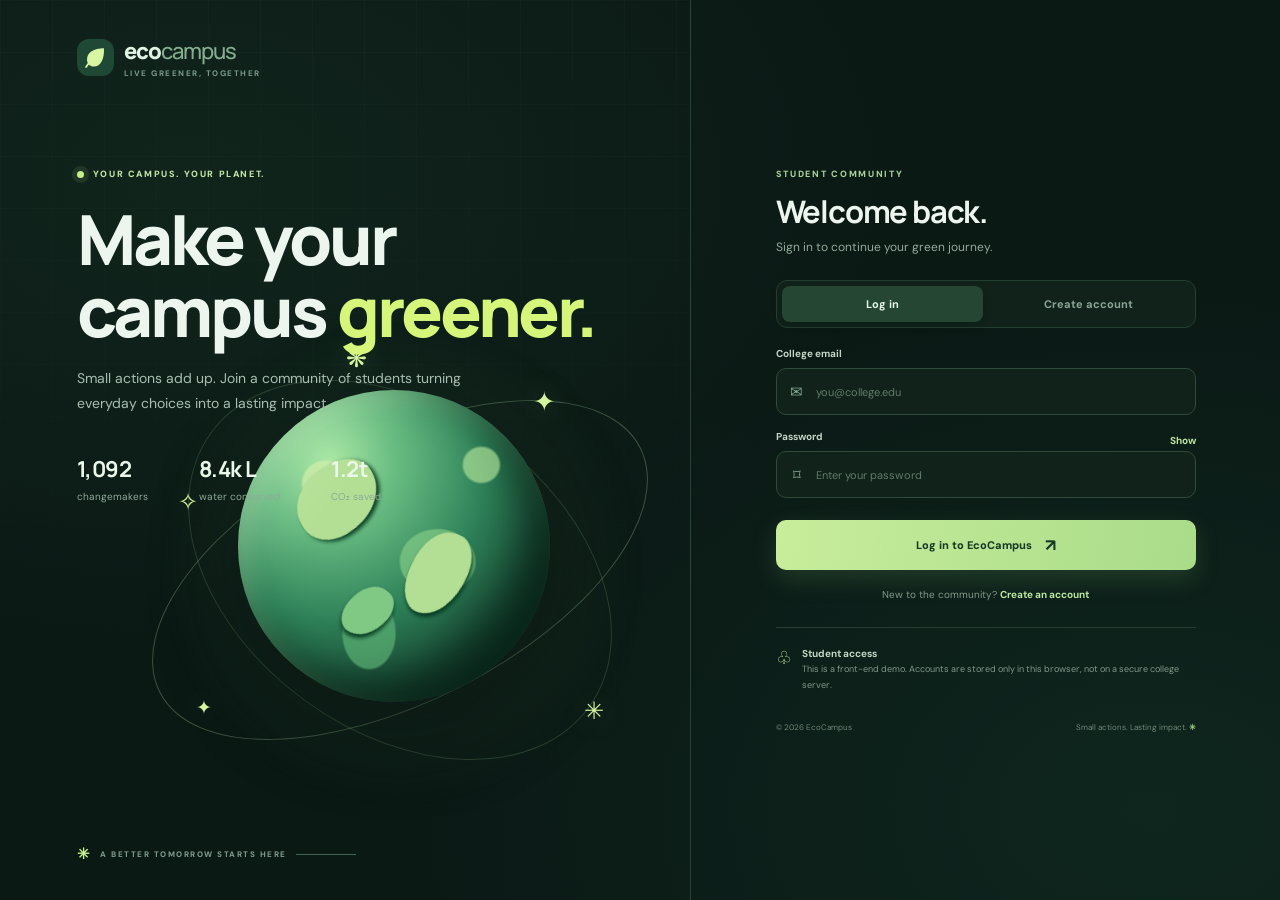
<file: index.html>
<!DOCTYPE html>
<html lang="en">
<head>
  <meta charset="UTF-8" />
  <meta name="viewport" content="width=device-width, initial-scale=1.0" />
  <meta name="theme-color" content="#0d3028" />
  <meta name="description" content="EcoCampus — small actions, greener campus. Report issues, join challenges, and help your campus use resources wisely." />
  <title>EcoCampus — Small Actions. Greener Campus.</title>
  <link rel="preconnect" href="https://fonts.googleapis.com">
  <link rel="preconnect" href="https://fonts.gstatic.com" crossorigin>
  <link href="https://fonts.googleapis.com/css2?family=DM+Sans:wght@400;500;600;700&family=Manrope:wght@400;500;600;700;800&display=swap" rel="stylesheet">
  <link rel="stylesheet" href="style.css" />
</head>
<body>
  <div class="app-shell">
    <aside class="sidebar" id="sidebar">
      <a class="brand" href="#home" aria-label="EcoCampus home">
        <span class="brand-mark"><svg viewBox="0 0 40 40" aria-hidden="true"><path d="M31.7 7.2C18 7.1 8.3 12.6 8.3 23.1c0 5.8 4.3 9.4 9.2 9.4 10.3 0 14.8-11.2 14.2-25.3Z" fill="currentColor"/><path d="M7 33c5.8-9 12.1-13.7 21.7-19.2" fill="none" stroke="#d9f99d" stroke-width="2.5" stroke-linecap="round"/></svg></span>
        <span>eco<span class="brand-light">campus</span><small>LIVE GREENER, TOGETHER</small></span>
      </a>
      <div class="workspace-label">WORKSPACE</div>
      <nav class="main-nav" aria-label="Main navigation">
        <a class="nav-link active" href="#home" data-section="home"><span class="nav-icon">⌂</span> Overview</a>
        <a class="nav-link" href="#report" data-section="report"><span class="nav-icon">＋</span> Report a problem <span class="nav-count"></span></a>
        <a class="nav-link" href="#guide" data-section="guide"><span class="nav-icon">↗</span> Waste guide</a>
        <a class="nav-link" href="#challenges" data-section="challenges"><span class="nav-icon">✳</span> Green challenges</a>
        <a class="nav-link" href="#events" data-section="events"><span class="nav-icon">▦</span> Green events</a>
        <a class="nav-link" href="#ideas" data-section="ideas"><span class="nav-icon">☼</span> Idea hub</a>
      </nav>
      <div class="sidebar-bottom">
        <div class="impact-mini">
          <div class="mini-orbit"><span>✦</span></div>
          <p class="eyebrow">YOUR IMPACT</p>
          <h3><span id="myPointsSide">240</span> pts</h3>
          <div class="progress-track"><span style="width:64%"></span></div>
          <p class="muted small">760 points to next level</p>
        </div>
        <button class="profile-button" id="profileButton">
          <span class="avatar">S</span><span class="profile-copy"><b>Student profile</b><small>Green starter · Level 2</small></span><span class="more">···</span>
        </button>
      </div>
    </aside>

    <main class="main-content" id="home">
      <header class="topbar">
        <button class="mobile-menu" id="mobileMenu" aria-label="Open navigation">☰</button>
        <div class="breadcrumb">Campus / <strong id="currentPage">Overview</strong></div>
        <div class="top-actions">
          <span class="live-pill"><i></i> CAMPUS LIVE</span>
          <button class="icon-button" id="notificationButton" aria-label="Notifications">♧<span class="notification-dot"></span></button>
          <button class="top-avatar" id="profileTop">S</button>
        </div>
      </header>

      <section class="welcome-row">
        <div>
          <p class="eyebrow green-text">FRIDAY, OCTOBER 9, 2026 <span class="sun-icon">☀</span></p>
          <h1>Good morning, <span>changemaker.</span></h1>
          <p class="subheading">A greener campus starts with the choices we make today.</p>
        </div>
        <button class="button button-primary" id="quickReport"><span>＋</span> Report an issue</button>
      </section>

      <section class="hero-banner">
        <div class="hero-copy">
          <div class="hero-tag"><span>✦</span> THIS WEEK'S MISSION</div>
          <h2>Small steps.<br><em>Lasting impact.</em></h2>
          <p>Make one mindful choice today. Together, our everyday actions can make campus a better place to learn and live.</p>
          <a class="hero-link" href="#challenges">Explore this week's challenge <span>↗</span></a>
        </div>
        <div class="hero-art" aria-hidden="true">
          <div class="sun-disc"></div><div class="orbit orbit-one"></div><div class="orbit orbit-two"></div>
          <div class="planet"><div class="planet-land land-one"></div><div class="planet-land land-two"></div><div class="planet-shine"></div></div>
          <div class="floating-leaf leaf-a">✦</div><div class="floating-leaf leaf-b">✧</div><div class="floating-leaf leaf-c">❋</div>
          <div class="art-caption"><span class="caption-dot"></span> ONE CAMPUS. ONE PLANET.</div>
        </div>
        <div class="hero-bottom-line"><span>01 / 04</span><span class="hero-line"></span><span>MAKE IT COUNT</span></div>
      </section>

      <section class="stats-grid" aria-label="Campus sustainability statistics">
        <article class="stat-card">
          <div class="stat-top"><span class="stat-icon icon-leaf">♧</span><span class="trend positive">↗ 12.4%</span></div>
          <p class="stat-label">CO₂ SAVED THIS MONTH</p><div class="stat-number">1,284 <small>kg</small></div>
          <div class="sparkline"><svg viewBox="0 0 220 38" preserveAspectRatio="none"><path d="M0 31 C18 30 20 22 38 26 S60 33 77 18 S103 24 120 14 S143 22 160 10 S193 16 220 2" fill="none" stroke="currentColor" stroke-width="2.5" stroke-linecap="round"/><path d="M0 31 C18 30 20 22 38 26 S60 33 77 18 S103 24 120 14 S143 22 160 10 S193 16 220 2 L220 38 L0 38Z" fill="currentColor" opacity=".08"/></svg></div>
        </article>
        <article class="stat-card">
          <div class="stat-top"><span class="stat-icon icon-water">≈</span><span class="trend positive">↗ 8.2%</span></div>
          <p class="stat-label">WATER CONSERVED</p><div class="stat-number">8,450 <small>L</small></div>
          <div class="sparkline water-line"><svg viewBox="0 0 220 38" preserveAspectRatio="none"><path d="M0 28 C25 18 28 31 49 23 S80 28 98 15 S129 23 149 11 S183 17 220 3" fill="none" stroke="currentColor" stroke-width="2.5" stroke-linecap="round"/></svg></div>
        </article>
        <article class="stat-card">
          <div class="stat-top"><span class="stat-icon icon-energy">ϟ</span><span class="trend positive">↗ 5.6%</span></div>
          <p class="stat-label">ENERGY SAVED</p><div class="stat-number">326 <small>kWh</small></div>
          <div class="sparkline energy-line"><svg viewBox="0 0 220 38" preserveAspectRatio="none"><path d="M0 33 C23 29 25 14 46 21 S76 29 96 17 S128 27 147 14 S186 18 220 4" fill="none" stroke="currentColor" stroke-width="2.5" stroke-linecap="round"/></svg></div>
        </article>
        <article class="stat-card stat-highlight">
          <div class="stat-top"><span class="stat-icon icon-people">♙</span><span class="stat-badge">THIS MONTH</span></div>
          <p class="stat-label">ACTIVE CHANGEMAKERS</p><div class="stat-number">1,092</div>
          <div class="people-row"><div class="tiny-avatars"><span>R</span><span>A</span><span>M</span><span>+</span></div><small>Students making a difference</small></div>
        </article>
      </section>

      <section class="dashboard-grid">
        <article class="panel resource-panel">
          <div class="panel-heading"><div><p class="eyebrow">CAMPUS PULSE</p><h3>Resource consumption</h3></div><select id="chartPeriod" aria-label="Chart period"><option value="week">This week</option><option value="month">This month</option></select></div>
          <div class="chart-legend"><span><i class="legend-water"></i> Water</span><span><i class="legend-energy"></i> Energy</span><span><i class="legend-waste"></i> Waste</span></div>
          <div class="chart-wrap">
            <div class="chart-y-labels"><span>100%</span><span>75%</span><span>50%</span><span>25%</span><span>0%</span></div>
            <div class="chart-main"><div class="chart-grid-lines"><i></i><i></i><i></i><i></i><i></i></div><svg id="resourceChart" viewBox="0 0 600 190" preserveAspectRatio="none" role="img" aria-label="Resource consumption trend chart"><defs><linearGradient id="waterFill" x1="0" x2="0" y1="0" y2="1"><stop offset="0%" stop-color="#43b9a3" stop-opacity=".22"/><stop offset="100%" stop-color="#43b9a3" stop-opacity="0"/></linearGradient></defs><path id="waterArea" d="M0 75 L85 88 L170 64 L255 90 L340 54 L425 65 L510 40 L600 50 L600 190 L0 190Z" fill="url(#waterFill)"/><path id="waterPath" d="M0 75 L85 88 L170 64 L255 90 L340 54 L425 65 L510 40 L600 50" fill="none" stroke="#3ab69f" stroke-width="3" stroke-linecap="round" stroke-linejoin="round"/><path id="energyPath" d="M0 112 L85 100 L170 125 L255 95 L340 110 L425 83 L510 98 L600 75" fill="none" stroke="#9a8be9" stroke-width="3" stroke-linecap="round" stroke-linejoin="round"/><path id="wastePath" d="M0 145 L85 132 L170 145 L255 126 L340 139 L425 118 L510 125 L600 112" fill="none" stroke="#e5ad58" stroke-width="3" stroke-linecap="round" stroke-linejoin="round"/></svg><div class="chart-x-labels"><span>Mon</span><span>Tue</span><span>Wed</span><span>Thu</span><span>Fri</span><span>Sat</span><span>Sun</span></div></div>
          </div>
          <div class="chart-footer"><span><b class="status-dot"></b> Consumption is trending down</span><a href="#guide">View resource tips ↗</a></div>
        </article>

        <article class="panel leaderboard-panel" id="leaderboard">
          <div class="panel-heading"><div><p class="eyebrow">GOOD DEEDS, GOOD ENERGY</p><h3>Green leaderboard</h3></div><button class="text-button" id="leaderboardMore">View all ↗</button></div>
          <div class="leader-tabs"><button class="leader-tab active" data-board="students">Students</button><button class="leader-tab" data-board="departments">Departments</button></div>
          <div id="leaderboardList" class="leader-list">
            <div class="leader-row"><span class="rank rank-gold">1</span><span class="leader-avatar av-green">A</span><span class="leader-info"><b>Arun Kumar</b><small>12 actions completed</small></span><b class="leader-points">840 <small>pts</small></b></div>
            <div class="leader-row"><span class="rank rank-silver">2</span><span class="leader-avatar av-purple">P</span><span class="leader-info"><b>Priya S.</b><small>10 actions completed</small></span><b class="leader-points">760 <small>pts</small></b></div>
            <div class="leader-row"><span class="rank rank-bronze">3</span><span class="leader-avatar av-orange">K</span><span class="leader-info"><b>Karthik R.</b><small>8 actions completed</small></span><b class="leader-points">690 <small>pts</small></b></div>
            <div class="leader-row"><span class="rank">4</span><span class="leader-avatar av-blue">M</span><span class="leader-info"><b>Meena V.</b><small>7 actions completed</small></span><b class="leader-points">580 <small>pts</small></b></div>
          </div>
          <div class="leader-footer"><span class="you-dot"></span> You're currently ranked <b>#18</b> <span class="footer-spacer"></span><a href="#challenges">Earn points ↗</a></div>
        </article>
      </section>

      <section class="bottom-grid">
        <article class="panel challenge-panel" id="challenges">
          <div class="panel-heading"><div><p class="eyebrow">TAKE ACTION</p><h3>Challenges for you</h3></div><a class="text-button" href="#challenges">All challenges ↗</a></div>
          <div class="challenge-cards">
            <div class="challenge-card">
              <div class="challenge-visual water-visual"><span class="challenge-emoji">💧</span><span class="visual-orbit"></span><span class="visual-spark">✦</span></div>
              <div class="challenge-content"><div class="challenge-meta"><span class="category-pill water-pill">WATER</span><span class="challenge-time">3 days left</span></div><h4>Refill, don't rebuy</h4><p>Use a reusable bottle all day and skip single-use plastic.</p><div class="challenge-bottom"><span>+50 pts</span><button class="join-button" data-challenge="Refill, don't rebuy">Join challenge <span>↗</span></button></div></div>
            </div>
            <div class="challenge-card">
              <div class="challenge-visual energy-visual"><span class="challenge-emoji">⚡</span><span class="visual-orbit"></span><span class="visual-spark">✦</span></div>
              <div class="challenge-content"><div class="challenge-meta"><span class="category-pill energy-pill">ENERGY</span><span class="challenge-time">5 days left</span></div><h4>Switch off, step up</h4><p>Turn off lights and fans when your classroom is empty.</p><div class="challenge-bottom"><span>+75 pts</span><button class="join-button" data-challenge="Switch off, step up">Join challenge <span>↗</span></button></div></div>
            </div>
            <div class="challenge-card">
              <div class="challenge-visual waste-visual"><span class="challenge-emoji">♻️</span><span class="visual-orbit"></span><span class="visual-spark">✦</span></div>
              <div class="challenge-content"><div class="challenge-meta"><span class="category-pill waste-pill">WASTE</span><span class="challenge-time">1 week left</span></div><h4>Sort it right</h4><p>Help three friends sort waste into the correct bins.</p><div class="challenge-bottom"><span>+100 pts</span><button class="join-button" data-challenge="Sort it right">Join challenge <span>↗</span></button></div></div>
            </div>
          </div>
        </article>
        <aside class="panel action-panel">
          <div class="panel-heading"><div><p class="eyebrow">MAKE A DIFFERENCE</p><h3>Quick actions</h3></div></div>
          <button class="quick-action" data-target="report"><span class="quick-icon q-report">＋</span><span><b>Report a problem</b><small>Help fix a campus issue</small></span><span class="quick-arrow">↗</span></button>
          <button class="quick-action" data-target="guide"><span class="quick-icon q-guide">♧</span><span><b>Find the right bin</b><small>Sort waste with confidence</small></span><span class="quick-arrow">↗</span></button>
          <button class="quick-action" data-target="events"><span class="quick-icon q-event">▦</span><span><b>Plan a green event</b><small>Make your next event greener</small></span><span class="quick-arrow">↗</span></button>
          <button class="quick-action" data-target="ideas"><span class="quick-icon q-idea">✧</span><span><b>Share an idea</b><small>Good ideas grow here</small></span><span class="quick-arrow">↗</span></button>
          <div class="quote-card"><span>“</span><p>We don't need a handful of people doing sustainability perfectly. We need millions doing it imperfectly.</p><small>— ANNE-MARIE BONNEAU</small></div>
        </aside>
      </section>
      <footer class="footer"><span>© 2026 EcoCampus</span><span>Designed for a greener tomorrow <b>✳</b></span><a href="#home">Back to top ↑</a></footer>
    </main>
  </div>

  <!-- Modal / task forms -->
  <div class="modal-backdrop" id="modalBackdrop" aria-hidden="true">
    <section class="modal" role="dialog" aria-modal="true" aria-labelledby="modalTitle">
      <button class="modal-close" id="modalClose" aria-label="Close">×</button>
      <div class="modal-icon" id="modalIcon">✳</div><p class="eyebrow green-text" id="modalEyebrow">TAKE ACTION</p><h2 id="modalTitle">Make a difference</h2><p class="modal-intro" id="modalIntro">Every small action makes campus better.</p>
      <form id="actionForm">
        <div id="modalFields"></div>
        <button class="button button-primary modal-submit" id="modalSubmit" type="submit">Submit <span>↗</span></button>
      </form>
    </section>
  </div>
  <div class="toast" id="toast" role="status" aria-live="polite"><span>✓</span><div><b id="toastTitle">You're all set!</b><small id="toastMessage">Your action has been saved.</small></div></div>
  <script src="script.js"></script>
</body>
</html>
</file>
<file: style.css>
:root{--forest:#123c31;--forest2:#0d3028;--mint:#dff4e7;--lime:#d6f57b;--text:#182b25;--muted:#7e8b85;--line:#e9eee9;--paper:#f7f9f6;--white:#fff;--radius:18px;--shadow:0 8px 30px rgba(23,54,42,.045)}
*{box-sizing:border-box}html{scroll-behavior:smooth;scroll-padding-top:24px}body{margin:0;background:var(--paper);color:var(--text);font-family:"DM Sans",sans-serif;font-size:14px}button,input,select,textarea{font:inherit}button,a,select{ -webkit-tap-highlight-color:transparent}button{cursor:pointer}a{color:inherit;text-decoration:none}.app-shell{min-height:100vh}.sidebar{position:fixed;inset:0 auto 0 0;width:248px;background:#fff;border-right:1px solid #edf0eb;padding:27px 17px 16px;display:flex;flex-direction:column;z-index:20}.brand{display:flex;align-items:center;gap:10px;padding:0 12px 40px;color:var(--forest);font-family:Manrope,sans-serif;font-size:21px;font-weight:800;letter-spacing:-1px}.brand-mark{width:35px;height:35px;background:var(--forest);color:#fff;border-radius:11px;display:grid;place-items:center}.brand-mark svg{width:29px}.brand-light{font-weight:500;color:#6c8477}.brand small{display:block;font-family:"DM Sans",sans-serif;font-size:8px;letter-spacing:1.45px;color:#94a49a;font-weight:700;margin-top:2px}.workspace-label,.eyebrow{font-size:9px;letter-spacing:1.6px;font-weight:800;color:#98a49d}.workspace-label{padding:0 13px 12px}.main-nav{display:grid;gap:5px}.nav-link{height:43px;border-radius:11px;display:flex;align-items:center;gap:13px;padding:0 13px;color:#7a8880;font-size:12px;font-weight:600;transition:.2s}.nav-link:hover{background:#f5f8f4;color:var(--forest)}.nav-link.active{background:#eaf5ed;color:#174b3b;font-weight:700}.nav-icon{width:18px;font-size:18px;text-align:center;color:#8b9b90}.nav-link.active .nav-icon{color:#2e8b67}.nav-count{margin-left:auto;background:#d4eddb;color:#347454;font-size:10px;border-radius:7px;padding:3px 6px}.sidebar-bottom{margin-top:auto}.impact-mini{margin:0 5px 18px;background:#f4f8f1;border:1px solid #edf2e8;border-radius:16px;padding:16px}.mini-orbit{float:right;width:30px;height:30px;border-radius:50%;background:#e2f4ca;color:#56804b;display:grid;place-items:center;font-size:16px}.impact-mini .eyebrow{margin:0 0 7px;font-size:8px}.impact-mini h3{margin:0;font-family:Manrope,sans-serif;font-size:23px;letter-spacing:-1px}.progress-track{height:5px;border-radius:8px;background:#e0e9dc;margin:13px 0 7px;overflow:hidden}.progress-track span{display:block;height:100%;background:#74ad76;border-radius:8px}.muted{color:var(--muted)}.small{font-size:10px;margin:0}.profile-button{width:100%;display:flex;align-items:center;gap:10px;border:0;border-top:1px solid #edf0eb;background:white;padding:15px 6px 3px;text-align:left}.avatar,.top-avatar{width:34px;height:34px;display:grid;place-items:center;border-radius:12px;background:#e7d9c5;color:#715a3c;font-weight:800}.profile-copy{display:grid;gap:3px}.profile-copy b{font-size:11px}.profile-copy small{font-size:9px;color:#89968e}.more{margin-left:auto;font-size:22px;color:#9ba79f;letter-spacing:1px}.main-content{margin-left:248px;padding:0 36px;max-width:1800px}.topbar{height:77px;border-bottom:1px solid #e8ede7;display:flex;align-items:center;justify-content:space-between}.breadcrumb{font-size:11px;color:#9aa59e}.breadcrumb strong{color:#35473e;font-weight:700}.top-actions{display:flex;align-items:center;gap:18px}.live-pill{font-size:8px;letter-spacing:1px;font-weight:800;color:#548b68;background:#e8f4e9;padding:8px 10px;border-radius:20px;display:flex;align-items:center;gap:6px}.live-pill i,.caption-dot{width:5px;height:5px;border-radius:50%;background:#61b57c;box-shadow:0 0 0 3px #d4eddb}.icon-button{position:relative;border:1px solid #e8ede7;background:white;border-radius:11px;width:36px;height:36px;font-size:20px;color:#6b7d71}.notification-dot{position:absolute;right:7px;top:6px;width:5px;height:5px;background:#e28e60;border-radius:50%}.top-avatar{border:0;border-radius:50%;width:33px;height:33px;background:#dce9d9;color:#386b4a}.mobile-menu{display:none}.welcome-row{display:flex;align-items:flex-end;justify-content:space-between;padding:28px 0 24px}.welcome-row .eyebrow{margin:0 0 10px}.green-text{color:#5a9970}.sun-icon{color:#dba950;font-size:14px;margin-left:5px}.welcome-row h1{font-family:Manrope,sans-serif;font-size:clamp(24px,2.5vw,32px);line-height:1.2;letter-spacing:-1.2px;margin:0;font-weight:800}.welcome-row h1 span{color:#43805a}.subheading{font-size:12px;color:#829087;margin:10px 0 0}.button{border:0;border-radius:10px;padding:12px 17px;font-weight:700;font-size:11px;display:inline-flex;align-items:center;justify-content:center;gap:9px;transition:transform .2s,box-shadow .2s}.button:hover{transform:translateY(-2px);box-shadow:0 8px 18px #1748321b}.button-primary{background:var(--forest);color:white}.button-primary>span{font-size:17px;line-height:10px}.hero-banner{position:relative;min-height:250px;overflow:hidden;border-radius:19px;background:linear-gradient(110deg,#123d32 0%,#194a3b 50%,#27644b 100%);color:white;padding:29px 34px;display:flex;isolation:isolate}.hero-banner:after{content:"";position:absolute;inset:0;background:radial-gradient(ellipse at 85% 10%,#b1d78c24,transparent 45%),linear-gradient(90deg,transparent 50%,#0b2f2633);z-index:-1}.hero-copy{position:relative;z-index:3;max-width:47%}.hero-tag{font-size:8px;letter-spacing:1.3px;font-weight:800;color:#d7f59b;background:#ffffff14;border:1px solid #ffffff19;border-radius:20px;padding:7px 10px;display:inline-flex;gap:7px;align-items:center}.hero-copy h2{font-family:Manrope,sans-serif;font-size:34px;line-height:1.12;letter-spacing:-1.4px;margin:16px 0 10px}.hero-copy h2 em{font-style:normal;color:#d5f18a}.hero-copy p{font-size:10px;line-height:1.7;color:#d0e0d5;max-width:340px;margin:0 0 14px}.hero-link{display:inline-flex;align-items:center;gap:12px;color:#e4f6c1;font-size:10px;font-weight:700}.hero-link span{font-size:16px}.hero-art{position:absolute;inset:0 0 0 48%;overflow:hidden}.sun-disc{position:absolute;top:-90px;right:5%;width:300px;height:300px;border-radius:50%;background:radial-gradient(circle,#b3db8b30 0%,#8abf7620 45%,transparent 70%)}.planet{position:absolute;top:23px;right:15%;width:225px;height:225px;border-radius:50%;background:radial-gradient(circle at 32% 24%,#9ddc9a 0%,#4f9c70 28%,#236447 58%,#123a31 79%);box-shadow:inset -22px -18px 36px #071e1a8c,inset 10px 8px 18px #c9ffc22e,0 15px 50px #061e1a4d;overflow:hidden;animation:float 7s ease-in-out infinite}.planet:before{content:"";position:absolute;inset:0;background-image:radial-gradient(ellipse at 29% 36%,#d3e9a3 0 8%,transparent 8.5%),radial-gradient(ellipse at 68% 57%,#83c77c 0 13%,transparent 13.5%),radial-gradient(ellipse at 44% 75%,#5fba7e 0 9%,transparent 9.5%);opacity:.7}.planet-land{position:absolute;background:#b3d88c;border-radius:45% 55% 37% 63%;filter:drop-shadow(2px 2px 1px #0c432e);opacity:.9}.land-one{width:75px;height:42px;top:44px;left:40px;transform:rotate(-34deg)}.land-two{width:45px;height:67px;top:100px;left:113px;transform:rotate(30deg)}.planet-shine{position:absolute;inset:0;border-radius:50%;background:linear-gradient(125deg,#ffffff35,transparent 35%,transparent 65%,#031a193f)}.orbit{position:absolute;top:40px;right:7%;width:300px;height:200px;border:1px solid #d3f0b52e;border-radius:50%;transform:rotate(-28deg)}.orbit-two{top:20px;right:8%;width:315px;height:230px;transform:rotate(40deg)}.floating-leaf{position:absolute;color:#d8f59b;filter:drop-shadow(0 5px 8px #0c2d22);animation:float 5s ease-in-out infinite}.leaf-a{right:12%;top:35px;font-size:28px}.leaf-b{right:54%;top:55px;font-size:22px;animation-delay:-2s}.leaf-c{right:5%;bottom:48px;font-size:30px;animation-delay:-1s}.art-caption{position:absolute;right:32px;bottom:32px;font-size:7px;letter-spacing:1.4px;color:#c7dfcd;display:flex;align-items:center;gap:8px}.hero-bottom-line{position:absolute;bottom:0;left:34px;right:34px;height:27px;display:flex;align-items:center;gap:10px;color:#a9c9b2;font-size:7px;letter-spacing:1.1px}.hero-line{height:1px;background:#ffffff25;width:60px}.stats-grid{display:grid;grid-template-columns:repeat(4,minmax(0,1fr));gap:13px;margin-top:17px}.stat-card{min-width:0;background:white;border:1px solid #edf0eb;border-radius:15px;padding:16px 17px 11px;box-shadow:var(--shadow);overflow:hidden}.stat-top{display:flex;justify-content:space-between;align-items:center}.stat-icon{width:31px;height:31px;border-radius:10px;display:grid;place-items:center;font-size:18px}.icon-leaf{background:#e5f4e5;color:#539a69}.icon-water{background:#e3f3fa;color:#4d9fc0}.icon-energy{background:#f8f0dc;color:#c49a43}.icon-people{background:#f0e9fb;color:#9475ca}.trend{font-size:9px;font-weight:700;padding:5px 7px;border-radius:7px}.positive{background:#edf7ed;color:#5b9b69}.stat-label{font-size:8px;letter-spacing:1px;font-weight:800;color:#96a198;margin:15px 0 7px;white-space:nowrap}.stat-number{font-family:Manrope,sans-serif;font-size:28px;line-height:1.1;font-weight:800;letter-spacing:-1px}.stat-number small{font-family:"DM Sans",sans-serif;font-size:12px;letter-spacing:0;color:#829087;font-weight:600}.sparkline{height:29px;color:#67b27b;margin-top:9px}.sparkline svg{width:100%;height:100%;overflow:visible}.water-line{color:#68b5d3}.energy-line{color:#c7a052}.stat-badge{font-size:7px;letter-spacing:.7px;background:#f3f0fc;color:#9279bd;padding:5px 6px;border-radius:5px;font-weight:800}.people-row{display:flex;align-items:center;gap:8px;margin-top:15px}.tiny-avatars{display:flex;padding-left:2px}.tiny-avatars span{width:19px;height:19px;border:2px solid white;border-radius:50%;margin-left:-3px;display:grid;place-items:center;background:#e6cdbb;color:#74543e;font-size:7px;font-weight:800}.tiny-avatars span:nth-child(2){background:#d4e6d0;color:#49734c}.tiny-avatars span:nth-child(3){background:#d8d3f2;color:#6459a1}.tiny-avatars span:nth-child(4){background:#eff1ec;color:#6b7b70}.people-row small{font-size:8px;color:#8d9a91}.dashboard-grid{display:grid;grid-template-columns:1.2fr .8fr;gap:15px;margin-top:17px}.panel{background:white;border:1px solid #edf0eb;border-radius:16px;padding:20px;box-shadow:var(--shadow);min-width:0}.panel-heading{display:flex;justify-content:space-between;align-items:center;gap:10px}.panel-heading .eyebrow{margin:0 0 6px;font-size:8px}.panel-heading h3{font-family:Manrope,sans-serif;font-size:16px;letter-spacing:-.45px;margin:0;font-weight:800}.panel-heading select{border:1px solid #e9eee8;background:#fff;border-radius:8px;padding:8px 9px;color:#637268;font-size:9px;outline:none}.chart-legend{display:flex;gap:17px;margin-top:20px;font-size:9px;color:#7e8c83}.chart-legend span{display:flex;align-items:center;gap:6px}.chart-legend i{width:7px;height:7px;border-radius:50%}.legend-water{background:#3ab69f}.legend-energy{background:#9a8be9}.legend-waste{background:#e5ad58}.chart-wrap{display:flex;gap:12px;margin-top:14px;height:165px}.chart-y-labels{display:flex;flex-direction:column;justify-content:space-between;font-size:8px;color:#a0aaa3;padding-bottom:20px}.chart-main{position:relative;flex:1;min-width:0}.chart-grid-lines{position:absolute;inset:0 0 22px;display:flex;flex-direction:column;justify-content:space-between}.chart-grid-lines i{height:1px;background:#f0f3ef}.chart-main svg{position:absolute;inset:0 0 20px;width:100%;height:calc(100% - 20px);overflow:visible}.chart-x-labels{position:absolute;bottom:0;left:0;right:0;display:flex;justify-content:space-between;color:#9aa59e;font-size:8px}.chart-footer{display:flex;align-items:center;justify-content:space-between;border-top:1px solid #f0f2ef;padding-top:13px;margin-top:10px;font-size:9px;color:#8a978e}.chart-footer a,.leader-footer a{color:#47835c;font-weight:700}.status-dot{display:inline-block;width:6px;height:6px;background:#69b47d;border-radius:50%;margin-right:5px}.text-button{border:0;background:transparent;color:#528760;font-size:9px;font-weight:700;padding:5px 0}.leader-tabs{display:flex;background:#f5f7f3;padding:3px;border-radius:8px;margin-top:17px}.leader-tab{flex:1;border:0;background:transparent;color:#89968d;font-size:9px;padding:7px;border-radius:6px;font-weight:600}.leader-tab.active{background:#fff;color:#2d6744;box-shadow:0 2px 5px #173f2c0a}.leader-list{margin-top:10px}.leader-row{display:flex;align-items:center;gap:9px;padding:10px 0;border-bottom:1px solid #f1f3f0}.rank{width:18px;text-align:center;font-size:10px;color:#98a39c;font-weight:800}.rank-gold{color:#c7a044}.rank-silver{color:#8d9aa1}.rank-bronze{color:#bf8659}.leader-avatar{width:30px;height:30px;border-radius:10px;display:grid;place-items:center;font-size:11px;font-weight:800}.av-green{background:#e2f1e2;color:#528b5d}.av-purple{background:#ede8fa;color:#806ac0}.av-orange{background:#f8e9db;color:#bb8050}.av-blue{background:#e1eff8;color:#528bb4}.leader-info{display:grid;gap:3px;min-width:0}.leader-info b{font-size:10px}.leader-info small{font-size:8px;color:#9aa49d}.leader-points{margin-left:auto;font-size:12px;font-weight:800}.leader-points small{font-size:8px;color:#9aa49d;font-weight:500}.leader-footer{display:flex;align-items:center;gap:6px;font-size:8px;color:#8b978f;padding-top:14px}.you-dot{width:6px;height:6px;background:#b6d67d;border-radius:50%}.footer-spacer{flex:1}.bottom-grid{display:grid;grid-template-columns:1.55fr .8fr;gap:15px;margin-top:17px}.challenge-panel{overflow:hidden}.challenge-cards{display:grid;grid-template-columns:repeat(3,minmax(0,1fr));gap:11px;margin-top:18px}.challenge-card{border:1px solid #edf0eb;border-radius:12px;overflow:hidden;min-width:0}.challenge-visual{height:105px;position:relative;display:grid;place-items:center;overflow:hidden}.water-visual{background:linear-gradient(135deg,#e0f2ee,#c2e5de)}.energy-visual{background:linear-gradient(135deg,#f8eed7,#f1dfb7)}.waste-visual{background:linear-gradient(135deg,#e5f0d9,#cfe4c4)}.challenge-emoji{font-size:38px;z-index:2;filter:drop-shadow(0 6px 6px #123d3218);animation:float 4s ease-in-out infinite}.visual-orbit{position:absolute;width:105px;height:55px;border:1px solid #ffffffa6;border-radius:50%;transform:rotate(-35deg)}.visual-spark{position:absolute;right:22%;top:17%;font-size:14px;color:#fff}.challenge-content{padding:12px}.challenge-meta{display:flex;align-items:center;justify-content:space-between;gap:4px}.category-pill{font-size:7px;font-weight:800;letter-spacing:.7px;padding:5px 6px;border-radius:5px}.water-pill{background:#e3f4f3;color:#4b9b91}.energy-pill{background:#fbf2dc;color:#b88d3b}.waste-pill{background:#eaf5e4;color:#6a9a53}.challenge-time{font-size:7px;color:#9aa49c;white-space:nowrap}.challenge-content h4{font-size:11px;margin:10px 0 6px;font-weight:800}.challenge-content p{font-size:9px;line-height:1.6;color:#87948b;margin:0;min-height:43px}.challenge-bottom{display:flex;align-items:center;justify-content:space-between;gap:5px;border-top:1px solid #f0f3ef;margin-top:12px;padding-top:10px}.challenge-bottom>span{font-size:9px;color:#4b8a5f;font-weight:800;white-space:nowrap}.join-button{border:1px solid #dfe9dd;background:#f8fbf6;color:#39704a;font-size:8px;font-weight:700;border-radius:7px;padding:7px 8px;white-space:nowrap}.join-button.joined{background:#e5f4e7;border-color:#d5ead7}.action-panel{padding:20px 17px}.action-panel .panel-heading{margin:0 3px 12px}.quick-action{display:flex;align-items:center;gap:10px;width:100%;padding:12px 3px;border:0;border-bottom:1px solid #f0f3ef;background:white;text-align:left}.quick-icon{width:31px;height:31px;display:grid;place-items:center;border-radius:9px;font-size:16px;flex-shrink:0}.q-report{background:#e4f3e5;color:#5c9c6a}.q-guide{background:#e1f2f0;color:#509a8e}.q-event{background:#f8eedc;color:#b9944c}.q-idea{background:#f0e9fb;color:#9479c6}.quick-action>span:nth-child(2){display:grid;gap:4px;min-width:0}.quick-action b{font-size:10px}.quick-action small{font-size:8px;color:#929e95}.quick-arrow{margin-left:auto;color:#98a69b;font-size:15px}.quote-card{margin-top:17px;padding:13px 14px;background:#f4f8f1;border-radius:10px;position:relative}.quote-card>span{font-family:Georgia,serif;color:#9bbd78;font-size:30px;line-height:15px}.quote-card p{font-family:Manrope,sans-serif;font-size:10px;line-height:1.6;color:#42634a;font-weight:700;margin:4px 0 10px}.quote-card small{font-size:7px;letter-spacing:1px;color:#8b9c8a;font-weight:800}.footer{display:flex;justify-content:space-between;gap:12px;padding:25px 2px 20px;color:#9aa59d;font-size:9px}.footer b{color:#7fb46b}.footer a{color:#5b8b67;font-weight:700}.modal-backdrop{position:fixed;inset:0;background:#0c261f99;backdrop-filter:blur(5px);z-index:50;display:none;align-items:center;justify-content:center;padding:18px}.modal-backdrop.open{display:flex;animation:fadeIn .2s ease}.modal{position:relative;width:min(100%,470px);max-height:90vh;overflow:auto;background:#fff;border-radius:22px;padding:30px;box-shadow:0 25px 80px #061c1755;animation:riseIn .25s ease}.modal-close{position:absolute;right:17px;top:14px;border:0;background:#f2f5f0;width:31px;height:31px;border-radius:50%;font-size:22px;color:#718076}.modal-icon{width:44px;height:44px;display:grid;place-items:center;background:#e6f4e7;color:#4e9662;border-radius:14px;font-size:23px;margin-bottom:20px}.modal .eyebrow{margin:0 0 8px}.modal h2{font-family:Manrope,sans-serif;font-size:26px;letter-spacing:-.8px;margin:0}.modal-intro{font-size:12px;line-height:1.6;color:#829087;margin:9px 0 22px}.form-grid{display:grid;grid-template-columns:1fr 1fr;gap:13px}.field{display:flex;flex-direction:column;gap:7px;margin-bottom:14px}.field.full{grid-column:1/-1}.field label{font-size:10px;font-weight:700;color:#43564a}.field input,.field select,.field textarea{width:100%;border:1px solid #e2e9e1;background:#fbfcfa;border-radius:9px;padding:11px 12px;color:#30463a;font-size:11px;outline:none;transition:border .2s}.field input:focus,.field select:focus,.field textarea:focus{border-color:#83b58a}.field textarea{resize:vertical;min-height:86px}.field input::placeholder,.field textarea::placeholder{color:#b1bab3}.modal-submit{width:100%;margin-top:4px;padding:13px}.toast{position:fixed;z-index:80;right:25px;bottom:25px;background:#123d31;color:#fff;border-radius:13px;padding:14px 18px;display:flex;align-items:center;gap:12px;box-shadow:0 12px 40px #0b2b2040;opacity:0;transform:translateY(15px);pointer-events:none;transition:.3s}.toast.show{opacity:1;transform:translateY(0)}.toast>span{width:27px;height:27px;display:grid;place-items:center;background:#d8f29b;color:#1d5036;border-radius:50%;font-weight:800}.toast div{display:grid;gap:4px}.toast b{font-size:11px}.toast small{font-size:9px;color:#c2d9c8}@keyframes float{0%,100%{transform:translateY(0)}50%{transform:translateY(-9px)}}@keyframes fadeIn{from{opacity:0}to{opacity:1}}@keyframes riseIn{from{opacity:0;transform:translateY(12px) scale(.98)}to{opacity:1;transform:translateY(0) scale(1)}}
@media(min-width:1500px){.main-content{margin-left:270px;padding:0 50px}.sidebar{width:270px}.hero-banner{min-height:280px}.planet{width:245px;height:245px;right:19%}.stats-grid{gap:17px}.panel{padding:24px}.challenge-visual{height:125px}}
@media(max-width:1150px){.main-content{padding:0 23px}.sidebar{width:220px}.main-content{margin-left:220px}.stats-grid{grid-template-columns:repeat(2,minmax(0,1fr))}.dashboard-grid{grid-template-columns:1fr}.bottom-grid{grid-template-columns:1fr}.challenge-visual{height:120px}.action-panel{display:grid;grid-template-columns:1fr 1fr;gap:0 15px}.action-panel .panel-heading{grid-column:1/-1}.quote-card{grid-column:1/-1}.quick-action:nth-of-type(3){border-bottom:0}}
@media(max-width:760px){.sidebar{transform:translateX(-105%);transition:transform .25s ease;width:265px;box-shadow:15px 0 45px #102b1c16}.sidebar.open{transform:translateX(0)}.main-content{margin-left:0;padding:0 16px}.topbar{height:62px}.mobile-menu{display:grid;place-items:center;width:34px;height:34px;border:1px solid #e5ebe3;background:white;border-radius:9px;color:#365a44;font-size:17px;margin-right:10px}.breadcrumb{margin-right:auto;font-size:10px}.top-actions{gap:9px}.live-pill{font-size:7px;padding:7px}.icon-button{width:32px;height:32px}.top-avatar{width:30px;height:30px}.welcome-row{padding:24px 0 19px;align-items:flex-start;gap:12px}.welcome-row h1{font-size:25px}.welcome-row .eyebrow{font-size:8px}.subheading{font-size:11px;max-width:330px;line-height:1.5}.welcome-row>.button{padding:10px 11px;font-size:9px;white-space:nowrap;margin-top:23px}.hero-banner{min-height:300px;padding:23px 22px}.hero-copy{max-width:75%}.hero-copy h2{font-size:31px}.hero-copy p{max-width:270px}.hero-art{inset:0 0 0 37%;opacity:.72}.planet{width:160px;height:160px;right:-8px;top:84px}.orbit{width:210px;height:160px;right:-22px;top:78px}.orbit-two{width:220px;height:180px;right:-20px;top:70px}.sun-disc{right:-60px;top:20px}.leaf-a{right:7%;top:65px}.leaf-b{right:62%;top:76px}.leaf-c{right:7%;bottom:50px}.art-caption{display:none}.hero-bottom-line{left:22px;right:22px}.stats-grid{gap:10px;margin-top:12px}.stat-card{padding:13px}.stat-number{font-size:25px}.stat-label{font-size:7px;letter-spacing:.7px}.trend{font-size:8px;padding:4px 5px}.dashboard-grid,.bottom-grid{gap:12px;margin-top:12px}.panel{padding:16px}.panel-heading h3{font-size:15px}.challenge-cards{grid-template-columns:1fr;gap:10px}.challenge-card{display:grid;grid-template-columns:105px 1fr}.challenge-visual{height:100%;min-height:150px}.challenge-content{padding:12px}.challenge-content p{min-height:0}.challenge-bottom{margin-top:10px}.challenge-content h4{font-size:12px}.challenge-content p{font-size:10px}.action-panel{display:block}.action-panel .panel-heading{margin-bottom:8px}.quote-card{margin-top:15px}.footer{flex-wrap:wrap;padding:20px 0}.footer span:nth-child(2){order:3;width:100%}.modal{padding:25px 20px}.modal h2{font-size:23px}.form-grid{grid-template-columns:1fr}.field.full{grid-column:auto}.toast{left:15px;right:15px;bottom:15px}}
@media(max-width:390px){.main-content{padding:0 12px}.welcome-row h1{font-size:22px}.welcome-row>.button{font-size:8px;padding:9px}.hero-copy{max-width:90%}.hero-copy h2{font-size:28px}.hero-copy p{max-width:220px}.planet{opacity:.65;right:-45px}.stat-card{padding:11px}.stat-number{font-size:23px}.stat-label{white-space:normal;min-height:18px}.stat-top{gap:3px}.trend{font-size:7px}.panel{padding:13px}.leader-points{font-size:11px}}
@media(prefers-reduced-motion:reduce){*,*::before,*::after{animation-duration:.01ms!important;animation-iteration-count:1!important;scroll-behavior:auto!important;transition-duration:.01ms!important}}


/* ===== EcoCampus premium dark forest theme ===== */
:root{
  --forest:#174a38;--forest2:#0a211b;--mint:#c7f0d5;--lime:#d6f57b;
  --text:#edf5ef;--muted:#9aafa2;--line:#29443a;--paper:#0b1915;--white:#142820;
  --shadow:0 12px 34px rgba(0,0,0,.12);
}
body{background:#0b1915;color:#edf5ef}
.sidebar{background:#10251e;border-right-color:#243c31}
.brand{color:#d8f4df}.brand-light{color:#93b7a0}
.workspace-label,.eyebrow{color:#8da99a}
.nav-link{color:#a1b6a8}
.nav-link:hover{background:#19372a;color:#e8f8eb}
.nav-link.active{background:#234b36;color:#e4f7df}
.nav-icon{color:#91aa9a}.nav-link.active .nav-icon{color:#d1f18b}
.nav-count{background:#31583c;color:#d6f3b3}
.impact-mini{background:linear-gradient(145deg,#1a3829,#142d23);border-color:#2b4835}
.impact-mini .eyebrow{color:#9cb8a2}.impact-mini h3{color:#eff8ed}
.progress-track{background:#2a4734}
.profile-button{background:transparent;border-top-color:#294137;color:#e6f1e8}
.profile-copy small{color:#9cb0a2}
.main-content{color:#e9f3eb}
.topbar{border-bottom-color:#243c31}
.breadcrumb{color:#8ea397}.breadcrumb strong{color:#d5e5d9}
.icon-button{border-color:#294238;background:#142820;color:#c2d9c9}
.top-avatar{background:#294b37;color:#e2f4d4}
.live-pill{background:#1d3b2b;color:#a9dfad}
.welcome-row h1{color:#eff8f0}.welcome-row h1 span{color:#c9ec9d}
.subheading{color:#9eb1a4}
.hero-banner{box-shadow:0 20px 50px #0000001a}
.stat-card,.panel{background:#12261f;border-color:#263e33;box-shadow:0 10px 30px #00000012}
.stat-label{color:#8fa79a}.stat-number{color:#f0f7f0}
.stat-number small{color:#9ab0a1}
.positive{background:#1d3b2b;color:#9de0a7}
.icon-leaf{background:#1c3d2b;color:#9edba1}.icon-water{background:#193947;color:#8bd0e5}
.icon-energy{background:#423821;color:#e7c779}.icon-people{background:#332c4b;color:#c0adf3}
.stat-badge{background:#302a45;color:#c8b9f2}
.tiny-avatars span{border-color:#12261f}
.panel-heading h3{color:#eaf5ed}
.panel-heading select{background:#172d24;border-color:#2d4839;color:#c0d4c5}
.chart-legend,.chart-footer{color:#9aafa2}
.chart-grid-lines i{background:#233b30}
.chart-x-labels,.chart-y-labels{color:#82998b}
.chart-footer{border-top-color:#263e33}
.leader-tabs{background:#0e2019}
.leader-tab{color:#9aafa2}
.leader-tab.active{background:#244333;color:#e6f5e8;box-shadow:none}
.leader-row{border-bottom-color:#263e33}
.leader-info b,.leader-points{color:#e6f2e8}
.leader-info small,.leader-points small{color:#8fa79a}
.leader-footer{color:#9aafa2}
.text-button,.chart-footer a,.leader-footer a{color:#bce5a0}
.challenge-card{background:#142920;border-color:#2a4336}
.challenge-content h4{color:#e8f3e9}
.challenge-content p{color:#9aafa2}
.challenge-bottom{border-top-color:#2b4135}
.join-button{border-color:#355440;background:#1b3426;color:#c8e9b9}
.join-button.joined{background:#294c34;border-color:#446f49;color:#d9f5c8}
.water-visual{background:linear-gradient(135deg,#1b4541,#17342f)}
.energy-visual{background:linear-gradient(135deg,#4a4028,#302c20)}
.waste-visual{background:linear-gradient(135deg,#2e4b2a,#1c3523)}
.water-pill{background:#1b4541;color:#9bd9d0}.energy-pill{background:#403821;color:#e8ca7d}.waste-pill{background:#263f26;color:#b8e19a}
.challenge-time{color:#91a699}
.quick-action{background:transparent;border-bottom-color:#263e33;color:#e5f1e7}
.quick-action small{color:#95aa9c}.quick-arrow{color:#90a99a}
.q-report{background:#1d3e2c;color:#a4dda7}.q-guide{background:#1a403b;color:#9dd9cd}
.q-event{background:#403821;color:#e5c87c}.q-idea{background:#332d49;color:#c8b8f4}
.quote-card{background:#1a3326}
.quote-card p{color:#d4e8cf}.quote-card small{color:#9eb49b}
.footer{color:#81988a}
.modal-backdrop{background:#020c09c9}
.modal{background:#142920;color:#e8f4ea;border:1px solid #345043}
.modal-close{background:#223c2d;color:#d5e8d8}
.modal-intro{color:#a1b5a6}
.modal-icon{background:#254733;color:#c5ec9e}
.field label{color:#c6d9ca}
.field input,.field select,.field textarea{background:#0f211a;border-color:#345043;color:#e8f3e9}
.field input::placeholder,.field textarea::placeholder{color:#718b7a}
.field input:focus,.field select:focus,.field textarea:focus{border-color:#9ccf85}
.helper-note{font-size:10px;line-height:1.6;color:#91a99a}
.profile-summary{display:flex;align-items:center;gap:14px;background:#1a3527;padding:15px;border-radius:12px}
.profile-big{width:44px;height:44px;border-radius:14px;display:grid;place-items:center;background:#d6e8c8;color:#21452f;font-size:20px;font-weight:800}
.profile-summary b{font-size:12px}.profile-summary p{font-size:10px;color:#9eb3a4;margin:5px 0}.profile-summary strong{font-size:11px;color:#c7ed9c}
.profile-progress{margin:16px 0}.profile-progress>div:first-child{display:flex;justify-content:space-between;font-size:10px;color:#9eb3a4;margin-bottom:8px}.profile-progress b{color:#c9e8c4}
.logout-button{width:100%;margin-top:13px;padding:11px;border:1px solid #4d5d44;border-radius:9px;background:#35251f;color:#f2b6a4;font-size:11px;font-weight:700}
.waste-answer{padding:14px;border-radius:10px;background:#1a3527;border:1px solid #31513a;font-size:11px;line-height:1.7;color:#b9d1bf}
.waste-answer b{color:#d4efb5}.waste-answer p{margin:6px 0 0}
@media(max-width:760px){.sidebar{background:#10251e;box-shadow:15px 0 45px #0005}.mobile-menu{background:#142820;border-color:#294238;color:#d9ecdc}.breadcrumb{color:#8ea397}}
</file>
<file: auth.css>
*{box-sizing:border-box} :root{--bg:#0b1915;--panel:#12261f;--line:#294438;--text:#edf5ef;--muted:#9aafa2;--lime:#d6f57b;--green:#8dcf9b}html,body{margin:0;min-height:100%;font-family:"DM Sans",sans-serif;background:var(--bg);color:var(--text)}button,input,select{font:inherit}button{cursor:pointer}.auth-page{min-height:100vh;background:radial-gradient(ellipse at 15% 20%,#1a3b2a55,transparent 45%),radial-gradient(ellipse at 90% 90%,#174a3844,transparent 45%),#0b1915}.auth-layout{min-height:100vh;display:grid;grid-template-columns:minmax(0,1.08fr) minmax(420px,.92fr);max-width:1600px;margin:0 auto}.auth-showcase{position:relative;min-height:100vh;padding:36px clamp(30px,6vw,90px);overflow:hidden;border-right:1px solid #284235;display:flex;flex-direction:column;isolation:isolate}.auth-showcase:before{content:"";position:absolute;inset:0;background-image:linear-gradient(#ffffff05 1px,transparent 1px),linear-gradient(90deg,#ffffff05 1px,transparent 1px);background-size:52px 52px;mask-image:linear-gradient(to bottom,black,transparent 88%);z-index:-1}.auth-brand{display:flex;align-items:center;gap:10px;text-decoration:none;color:#e1f3e4;font-family:Manrope,sans-serif;font-size:22px;font-weight:800;letter-spacing:-1px;width:max-content}.brand-mark{width:37px;height:37px;border-radius:12px;background:#1f4934;color:#d8f5a4;display:grid;place-items:center}.brand-mark svg{width:29px}.auth-brand>span:last-child>span,.mobile-brand b span{color:#85ae90;font-weight:500}.auth-brand small{display:block;font-family:"DM Sans",sans-serif;font-size:8px;letter-spacing:1.5px;color:#799988;margin-top:2px}.showcase-copy{position:relative;z-index:3;margin-top:clamp(60px,10vh,125px);max-width:560px}.auth-kicker{display:flex;align-items:center;gap:9px;color:#c4e8a6;font-size:9px;letter-spacing:1.6px;font-weight:800}.auth-kicker i{width:7px;height:7px;border-radius:50%;background:#c7ef89;box-shadow:0 0 0 5px #c7ef8918}.showcase-copy h1{font-family:Manrope,sans-serif;font-size:clamp(42px,5.4vw,78px);line-height:1.04;letter-spacing:-3px;margin:23px 0 19px;font-weight:800}.showcase-copy h1 em{font-style:normal;color:var(--lime)}.showcase-copy>p{font-size:14px;line-height:1.8;color:#a9beb0;max-width:430px;margin:0}.showcase-stats{display:flex;gap:clamp(22px,4vw,54px);margin-top:38px}.showcase-stats div{display:grid;gap:6px}.showcase-stats b{font-family:Manrope,sans-serif;font-size:22px;letter-spacing:-.5px;color:#eaf7e9}.showcase-stats span{font-size:10px;color:#8fa999}.planet-scene{position:absolute;right:-10px;bottom:4%;width:min(51vw,600px);height:min(51vw,600px);min-width:380px;min-height:380px;z-index:1;pointer-events:none}.planet-glow{position:absolute;inset:8%;border-radius:50%;background:radial-gradient(circle,#7fc77b22,transparent 68%);filter:blur(8px)}.earth{position:absolute;width:52%;height:52%;top:21%;left:23%;border-radius:50%;overflow:hidden;background:radial-gradient(circle at 29% 23%,#a6e7a0 0,#69bd82 20%,#2d8058 49%,#174631 74%,#09291e 100%);box-shadow:inset -24px -20px 40px #03150f99,inset 10px 10px 22px #e0ffbd38,0 25px 80px #030f0b80;animation:earthFloat 8s ease-in-out infinite}.earth:before{content:"";position:absolute;inset:0;background-image:radial-gradient(ellipse at 28% 30%,#d5eea7 0 7%,transparent 7.8%),radial-gradient(ellipse at 64% 55%,#87d087 0 13%,transparent 13.8%),radial-gradient(ellipse at 42% 78%,#61b879 0 10%,transparent 10.8%),radial-gradient(ellipse at 78% 24%,#b5e69b 0 5%,transparent 5.8%);opacity:.65}.continent{position:absolute;display:block;background:#b2df93;border-radius:55% 38% 62% 40%;filter:drop-shadow(2px 3px 2px #063820)}.continent-one{width:28%;height:22%;left:18%;top:24%;transform:rotate(-30deg)}.continent-two{width:18%;height:28%;left:55%;top:45%;transform:rotate(22deg)}.continent-three{width:13%;height:18%;left:35%;top:62%;transform:rotate(40deg);background:#80c984}.earth-shine{position:absolute;inset:0;border-radius:50%;background:linear-gradient(130deg,#ffffff35,transparent 35%,transparent 68%,#001a1255)}.planet-ring{position:absolute;left:5%;top:29%;width:90%;height:44%;border:1px solid #c6f5bb42;border-radius:50%;transform:rotate(-27deg)}.ring-two{left:11%;top:24%;width:78%;height:54%;transform:rotate(36deg);border-color:#a8df9a2e}.orbit-star,.leaf-float{position:absolute;color:#d4f59d;filter:drop-shadow(0 0 14px #b8ed7b4c)}.star-one{top:20%;right:24%;font-size:27px}.star-two{top:37%;left:13%;font-size:24px}.star-three{right:16%;bottom:23%;font-size:24px}.leaf-one{top:13%;left:41%;font-size:25px;animation:earthFloat 5s ease-in-out infinite}.leaf-two{bottom:24%;left:16%;font-size:19px;animation:earthFloat 6s ease-in-out infinite reverse}.showcase-foot{margin-top:auto;display:flex;align-items:center;gap:9px;color:#7f9c8a;font-size:8px;letter-spacing:1.5px;font-weight:800;position:relative;z-index:3}.showcase-foot>span:first-child{color:#c5ee8f;font-size:15px}.foot-line{width:60px;height:1px;background:#42654f}.auth-panel-wrap{display:flex;flex-direction:column;justify-content:center;align-items:center;padding:36px clamp(25px,5vw,80px);min-height:100vh}.auth-panel{width:100%;max-width:420px}.panel-heading .eyebrow{color:#a8d39b;font-size:9px;letter-spacing:1.7px;font-weight:800}.panel-heading h2{font-family:Manrope,sans-serif;font-size:31px;letter-spacing:-1.2px;margin:10px 0 7px}.panel-heading p{font-size:12px;color:#93aa9b;margin:0}.auth-tabs{display:grid;grid-template-columns:1fr 1fr;gap:5px;background:#10221a;padding:5px;border:1px solid #243e30;border-radius:11px;margin:25px 0 19px}.auth-tab{border:0;background:transparent;border-radius:8px;padding:11px 8px;color:#8da597;font-size:11px;font-weight:700}.auth-tab.active{background:#244632;color:#e8f5e6;box-shadow:0 3px 10px #0002}.auth-form{display:block}.hidden{display:none!important}.input-field{margin-bottom:15px}.input-field label,.label-row label{display:block;font-size:10px;color:#c4d6c8;font-weight:700;margin-bottom:8px}.label-row{display:flex;justify-content:space-between;align-items:center}.label-row label{margin-bottom:8px}.tiny-link,.inline-link{border:0;background:transparent;color:#bfe69d;font-size:10px;font-weight:700;padding:0}.input-wrap{display:flex;align-items:center;gap:10px;border:1px solid #304b3b;background:#10221a;border-radius:10px;padding:0 12px;transition:border .2s,box-shadow .2s}.input-wrap:focus-within{border-color:#9acb82;box-shadow:0 0 0 3px #9acb8212}.input-wrap>span{font-size:15px;color:#87a993;width:17px;text-align:center}.input-wrap input,.input-wrap select{width:100%;height:45px;border:0;outline:0;background:transparent;color:#e7f2e8;font-size:11px;min-width:0}.input-wrap input::placeholder{color:#627b6a}.input-wrap select{appearance:auto}.input-wrap select:invalid,.input-wrap select option:first-child{color:#718a78}.input-wrap select option{background:#10221a;color:#e7f2e8}.field-hint{display:block;color:#799484;font-size:9px;margin-top:6px}.auth-submit{display:flex;align-items:center;justify-content:center;gap:13px;width:100%;border:0;border-radius:10px;padding:14px;background:linear-gradient(100deg,#c8ed9b,#a9dc89);color:#163824;font-size:11px;font-weight:800;box-shadow:0 9px 25px #7dbb6930;transition:transform .2s,filter .2s;margin-top:22px}.auth-submit:hover{transform:translateY(-2px);filter:brightness(1.04)}.auth-submit span{font-size:17px}.auth-switch{text-align:center;color:#829b8a;font-size:10px;margin:18px 0 0}.inline-link{font-size:10px}.security-note{display:flex;align-items:flex-start;gap:10px;border-top:1px solid #263e30;margin-top:26px;padding-top:18px}.security-note>span{color:#b6de95;font-size:18px}.security-note p{margin:0;font-size:10px;line-height:1.5;color:#c4d8c6}.security-note small{color:#819989;font-size:9px}.auth-alert{display:none;border:1px solid #794a3b;background:#3a241d;color:#f2b7a5;border-radius:9px;padding:11px 12px;margin:-5px 0 16px;font-size:10px;line-height:1.5}.auth-alert.show{display:block}.auth-alert.success{background:#1b3928;border-color:#376746;color:#c6efb3}.terms-check{display:flex;align-items:flex-start;gap:9px;font-size:9px;line-height:1.5;color:#9bb1a1;margin-top:3px}.terms-check input{accent-color:#bde792;margin-top:1px}.auth-footer{width:100%;max-width:420px;display:flex;justify-content:space-between;gap:10px;color:#6e8878;font-size:8px;margin-top:30px}.auth-footer b{color:#9ed17b}.mobile-brand{display:none}@keyframes earthFloat{0%,100%{transform:translateY(0)}50%{transform:translateY(-10px)}}@media(max-width:1050px){.auth-layout{grid-template-columns:minmax(0,.9fr) minmax(400px,1.1fr)}.auth-showcase{padding:30px}.showcase-copy h1{font-size:54px}.planet-scene{right:-120px;bottom:8%;opacity:.7}.showcase-stats{gap:22px}.showcase-stats b{font-size:19px}.showcase-stats span{font-size:9px}}@media(max-width:760px){.auth-layout{display:block}.auth-showcase{display:none}.auth-panel-wrap{padding:25px 22px;min-height:100vh;justify-content:center;background:radial-gradient(ellipse at 100% 0%,#20452d55,transparent 40%),#0b1915}.auth-panel{max-width:430px}.mobile-brand{display:flex;align-items:center;gap:10px;margin-bottom:35px;font-family:Manrope,sans-serif;font-size:20px;letter-spacing:-.8px}.mobile-brand b span{font-weight:500;color:#85ae90}.mobile-brand .brand-mark{width:34px;height:34px}.panel-heading h2{font-size:29px}.auth-footer{margin-top:25px}}@media(max-width:370px){.auth-panel-wrap{padding:22px 16px}.panel-heading h2{font-size:26px}.auth-tabs{margin-top:20px}.input-wrap input,.input-wrap select{height:43px}}
</file>
